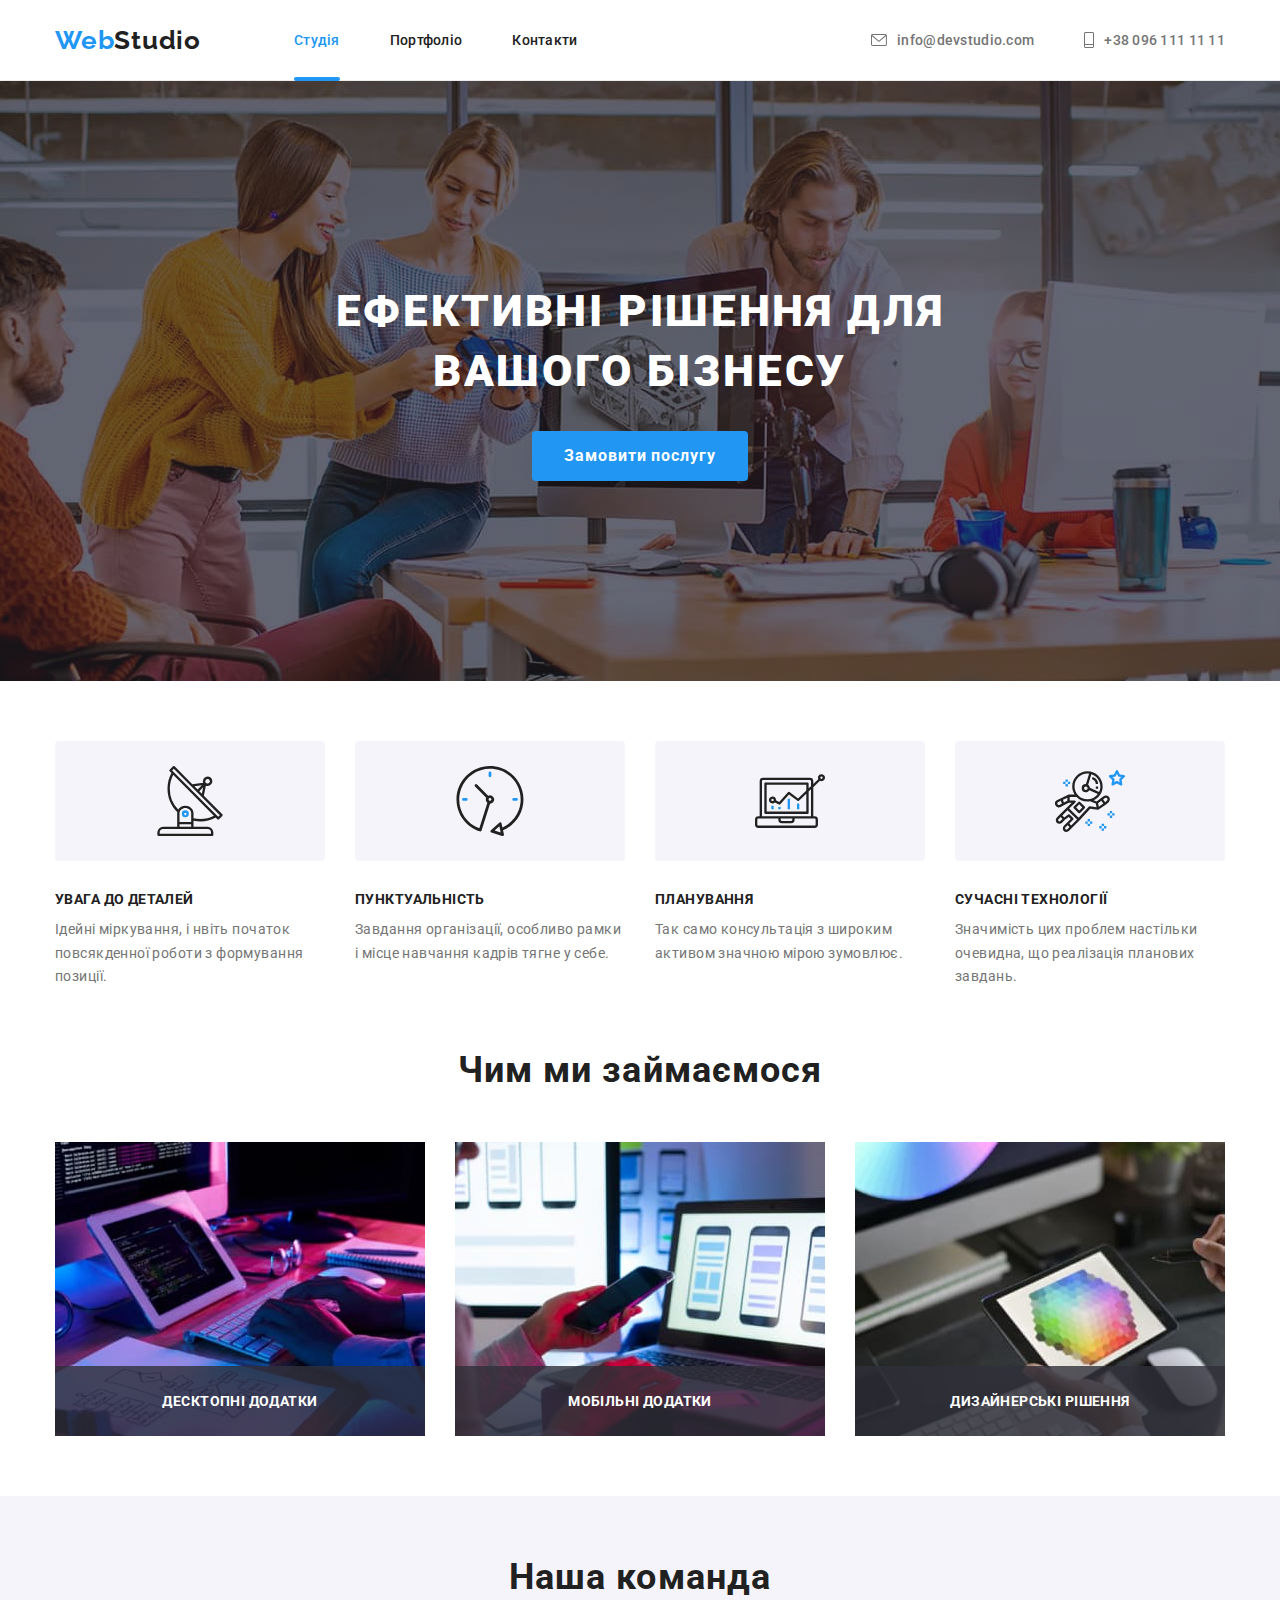
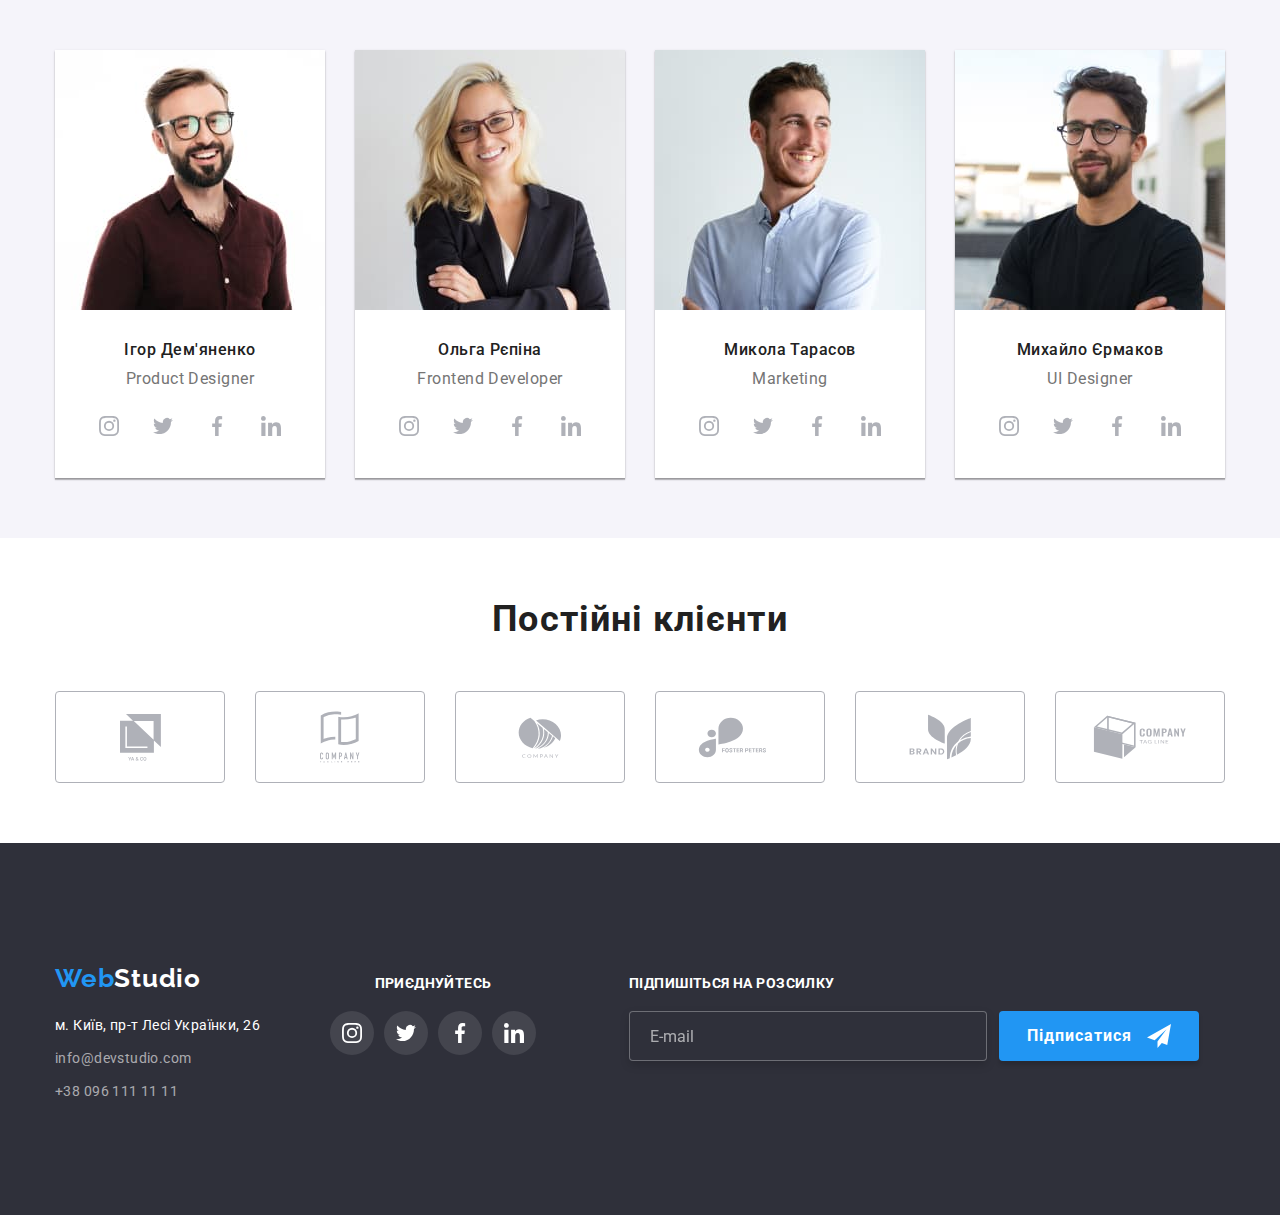
<file: index.html>
<!DOCTYPE html>
<html lang="uk">

<head>
	<meta charset="UTF-8" />
	<meta http-equiv="X-UA-Compatible" content="IE=edge" />
	<meta name="viewport" content="width=device-width, initial-scale=1.0" />
	<title>Web Studio</title>
	<!-- Styles -->
	<link rel="preconnect" href="https://fonts.googleapis.com" />
	<link rel="preconnect" href="https://fonts.gstatic.com" crossorigin />
	<link href="https://fonts.googleapis.com/css2?family=Raleway:wght@700&family=Roboto:wght@400;500;700;900&display=swap"
		rel="stylesheet" />
	<link rel="stylesheet" href="./css/main.min.css" />
</head>

<body>
	<header class="header">
		<div class="container all-nav">
			<nav class="main-nav">

				<a class="header__logo" href="/index.html">Web<span class="header__logo--black">Studio</span></a>

				<ul class="site-nav">
					<li class="site-nav__item">
						<a href="./index.html" class="site-nav__link current">Студія</a>
					</li>
					<li class="site-nav__item">
						<a href="./portfolio.html" class="site-nav__link">Портфоліо</a>
					</li>
					<li class="site-nav__item">
						<a href="#" class="site-nav__link">Контакти</a>
					</li>
				</ul>
			</nav>

			<ul class="site-info">
				<li class="site-info__item">
					<a href="mailto:info@devstudio.com" class="site-info__link">
						<svg class="site-info__icon" width="16" height="12">
							<use href="./images/symbol-defs.svg#icon-mail"></use>
						</svg>
						<span>info@devstudio.com</span></a>
				</li>
				<li class="icon-flex site-info__item">
					<a href="tel:+380961111111" class="site-info__link">
						<svg class="site-info__icon" width="10" height="16">
							<use href="./images/symbol-defs.svg#icon-mobile"></use>
						</svg><span>+38 096 111 11 11</span></a>
				</li>
			</ul>

			<button class="burger" type="button" aria-expanded="false" aria-controls="burger-menu" data-menu-button>
				<svg width="40" height="40" aria-label="Меню бургер">
					<use class="burger__icon" href="./images/symbol-defs.svg#icon-buger_40px"></use>
					<use class="burger__icon--cross" href="./images/symbol-defs.svg#icon-close_40px"></use>
				</svg>
			</button>

			<div class="burger__menu" id="burger-menu" data-menu>

				<ul class="burger-nav">
					<li class="burger__item">
						<a href="./index.html" class="burger__link current">Студія</a>
					</li>
					<li class="burger__item">
						<a href="./portfolio.html" class="burger__link">Портфоліо</a>
					</li>
					<li class="burger__item">
						<a href="#" class="burger__link">Контакти</a>
					</li>
				</ul>

				<ul class="burger-info">
					<li class="burger-info__item">
						<a href="tel:+380961111111" class="burger-info__tel">
							<span>+38 096 111 11 11</span></a>
					</li>
					<li class="burger-info__item">
						<a href="mailto:info@devstudio.com" class="burger-info__link">
							<span>info@devstudio.com</span></a>
					</li>
				</ul>

				<ul class="burger__social-list">
					<li class="burger__social-item"><a class="burger__social-link" href="https://www.instagram.com"
							target="_blank">Instagram</a></li>
					<li class="burger__social-item"><a class="burger__social-link" href="https://twitter.com"
							target="_blank">Twitter</a></li>
					<li class="burger__social-item"><a class="burger__social-link" href="https://www.facebook.com/"
							target="_blank">Facebook</a></li>
					<li class="burger__social-item"><a class="burger__social-link" href="https://www.linkedin.com/"
							target="_blank">LinkedIn</a></li>
				</ul>
			</div>

		</div>
	</header>

	<main>
		<!-- Hero -->
		<section class="hero">
			<div class="container">
				<h1 class="hero__title">Ефективні рішення для вашого бізнесу</h1>
				<button class="hero__button" type="button" data-modal-open>
					<span class="hero__button-text">Замовити послугу</span>
				</button>

				<div class="backdrop is-hidden" data-modal>
					<div class="modal">
						<p class="modal-title">Залиште свої дані, ми вам передзвонимо</p>

						<form class="modal-form">
							<label class="modal-label" for="name">Ім'я</label>
							<div class="modal-wrap">
								<input class="modal-input" type="text" name="name" id="name" required placeholder=" " />
								<svg class="modal-icon" width="18" height="18">
									<use href="./images/symbol-defs.svg#icon-person-black"></use>
								</svg>
							</div>

							<label class="modal-label" for="tel">Телефон</label>
							<div class="modal-wrap">
								<input class="modal-input" type="tel" name="tel" id="tel" required placeholder=" " />
								<svg class="modal-icon" width="18" height="18">
									<use href="./images/symbol-defs.svg#icon-phone-black"></use>
								</svg>
							</div>

							<label class="modal-label" for="mail">Пошта</label>
							<div class="modal-wrap">
								<input class="modal-input" type="email" name="mail" id="mail" required placeholder=" " />
								<svg class="modal-icon" width="18" height="18">
									<use href="./images/symbol-defs.svg#icon-email-black"></use>
								</svg>
							</div>

							<label class="modal-label" for="user-comment">Коментар</label>
							<textarea class="modal-textarea" name="user-comment" id="user-comment"
								placeholder="Введіть текст"></textarea>

							<input class="checkbox visually-hidden" type="checkbox" name="privacy" id="privacy" />
							<label class="check-text" for="privacy">
								<span class="check-frame"><svg class="check-icon" width="18" height="18">
										<use href="./images/symbol-defs.svg#icon-Vector"></use>
									</svg></span>
								<span> </span>Погоджуюся з розсилкою та приймаю
								<a class="check-link" href="#">Умови договору</a>
							</label>

							<button class="modal-submit" type="submit">Відправити</button>
						</form>

						<button class="modal-exit" data-modal-close>
							<svg class="" width="18" height="18">
								<use href="./images/symbol-defs.svg#icon-close-black"></use>
							</svg>
						</button>
					</div>
				</div>
			</div>
		</section>

		<!-- Benefits -->
		<section class="benefits">
			<div class="container">
				<h2 class="visually-hidden">Наші переваги</h2>
				<ul class="benefits__flex">
					<li class="benefits__post">
						<div class="benefits__card">
							<svg class="benefits__icon" width="70" height="70">
								<use href="./images/symbol-defs.svg#icon-antenna"></use>
							</svg>
						</div>
						<h3 class="benefits__title">Увага до деталей</h3>
						<p class="benefits__text">
							Ідейні міркування, і нвіть початок повсякденної роботи з
							формування позиції.
						</p>
					</li>
					<li class="benefits__post">
						<div class="benefits__card">
							<svg class="benefits__icon" width="70" height="70">
								<use href="./images/symbol-defs.svg#icon-clock"></use>
							</svg>
						</div>
						<h3 class="benefits__title">Пунктуальність</h3>
						<p class="benefits__text">
							Завдання організації, особливо рамки і місце навчання кадрів
							тягне у себе.
						</p>
					</li>
					<li class="benefits__post">
						<div class="benefits__card">
							<svg class="benefits__icon" width="70" height="70">
								<use href="./images/symbol-defs.svg#icon-diagram"></use>
							</svg>
						</div>
						<h3 class="benefits__title">Планування</h3>
						<p class="benefits__text">
							Так само консультація з широким активом значною мірою зумовлює.
						</p>
					</li>
					<li class="benefits__post">
						<div class="benefits__card">
							<svg class="benefits__icon" width="70" height="70">
								<use href="./images/symbol-defs.svg#icon-astronaut"></use>
							</svg>
						</div>
						<h3 class="benefits__title">Сучасні технології</h3>
						<p class="benefits__text">
							Значимість цих проблем настільки очевидна, що реалізація
							планових завдань.
						</p>
					</li>
				</ul>
			</div>
		</section>

		<!-- Job -->
		<section class="job">
			<div class="container">
				<h2 class="job__title">Чим ми займаємося</h2>
				<ul class="job__examples">
					<li class="job__photos">
						<img srcset="./images/main/img.jpg 1x, ./images/main/imgx2.jpg 2x" src="./images/main/img.jpg"
							alt="Людина друкує текст" />
						<h3 class="job__text">Десктопні додатки</h3>
					</li>
					<li class="job__photos">
						<img srcset="./images/main/img1.jpg 1x, ./images/main/img1x2.jpg 2x" src="./images/main/img1.jpg"
							width="370" height="294" alt="Людина працює за комп'ютером та телефоном" />
						<h3 class="job__text">Мобільні додатки</h3>
					</li>
					<li class="job__photos">
						<img srcset="./images/main/img2.jpg 1x, ./images/main/img2x2.jpg 2x" src="./images/main/img2.jpg"
							width="370" height="294" alt="Людина працює за планшетом" />
						<h3 class="job__text">Дизайнерські рішення</h3>
					</li>
				</ul>
			</div>
		</section>

		<!-- Team -->
		<section class="team">
			<div class="container">
				<h2 class="team__title">Наша команда</h2>
				<ul class="team__post">

					<li class="team__card">

						<picture>
							<source srcset="./images/main/crew1.jpg 1x, ./images/main/crew1-2x.jpg 2x" media="(min-width: 1200px)" />
							<source srcset="./images/main/crew1-tab.jpg 1x, ./images/main/crew1-tab-2x.jpg 2x"
								media="(min-width: 768px)" />
							<source srcset="./images/main/crew1-mob.jpg 1x, ./images/main/crew1-mob-2x.jpg 2x"
								media="(max-width: 767px)" />

							<img srcset="./images/main/crew1.jpg 1x, ./images/main/crew1-2x.jpg 2x" src="./images/main/crew1.jpg"
								alt="Перший член команди" class="team__photo" />
						</picture>

						<h3 class="team__name">Ігор Дем'яненко</h3>
						<p lang="en" class="team__text">Product Designer</p>

						<ul class="team__social-list">
							<li class="team__social-item">
								<a class="team__social-link" href="https://www.instagram.com" target="_blank"
									rel="noreferrer noopener no follow">
									<svg class="team__social-icon" width="20" height="20">
										<use href="./images/symbol-defs.svg#icon-instagram"></use>
									</svg></a>
							</li>
							<li class="team__social-item">
								<a class="team__social-link" href="https://twitter.com" target="_blank"
									rel="noreferrer noopener no follow">
									<svg class="team__social-icon" width="20" height="20">
										<use href="./images/symbol-defs.svg#icon-twitter"></use>
									</svg></a>
							</li>
							<li class="team__social-item">
								<a class="team__social-link" href="https://www.facebook.com/" target="_blank"
									rel="noreferrer noopener no follow">
									<svg class="team__social-icon" width="20" height="20">
										<use href="./images/symbol-defs.svg#icon-facebook"></use>
									</svg></a>
							</li>
							<li class="team__social-item">
								<a class="team__social-link" href="https://www.linkedin.com/" target="_blank"
									rel="noreferrer noopener no follow">
									<svg class="team__social-icon" width="20" height="20">
										<use href="./images/symbol-defs.svg#icon-linkedin"></use>
									</svg></a>
							</li>
						</ul>
					</li>

					<li class="team__card">

						<picture>
							<source srcset="./images/main/crew2.jpg 1x, ./images/main/crew2-2x.jpg 2x" media="(min-width: 1200px)" />
							<source srcset="./images/main/crew2-tab.jpg 1x, ./images/main/crew2-tab-2x.jpg 2x"
								media="(min-width: 768px)" />
							<source srcset="./images/main/crew2-mob.jpg 1x, ./images/main/crew2-mob-2x.jpg 2x"
								media="(max-width: 767px)" />

							<img srcset="./images/main/crew2.jpg 1x, ./images/main/crew2-2x.jpg 2x" src="./images/main/crew1.jpg"
								alt="лругий член команди" class="team__photo" />
						</picture>

						<h3 class="team__name">Ольга Рєпіна</h3>
						<p lang="en" class="team__text">Frontend Developer</p>

						<ul class="team__social-list list">
							<li class="team__social-item">
								<a class="team__social-link" href="https://www.instagram.com" target="_blank"
									rel="noreferrer noopener no follow">
									<svg class="team__social-icon" width="20" height="20">
										<use href="./images/symbol-defs.svg#icon-instagram"></use>
									</svg></a>
							</li>
							<li class="team__social-item">
								<a class="team__social-link" href="https://twitter.com" target="_blank"
									rel="noreferrer noopener no follow">
									<svg class="team__social-icon" width="20" height="20">
										<use href="./images/symbol-defs.svg#icon-twitter"></use>
									</svg></a>
							</li>
							<li class="team__social-item">
								<a class="team__social-link" href="https://www.facebook.com/" target="_blank"
									rel="noreferrer noopener no follow">
									<svg class="team__social-icon" width="20" height="20">
										<use href="./images/symbol-defs.svg#icon-facebook"></use>
									</svg></a>
							</li>
							<li class="team__social-item">
								<a class="team__social-link" href="https://www.linkedin.com/" target="_blank"
									rel="noreferrer noopener no follow">
									<svg class="team__social-icon" width="20" height="20">
										<use href="./images/symbol-defs.svg#icon-linkedin"></use>
									</svg></a>
							</li>
						</ul>
					</li>

					<li class="team__card">

						<picture>
							<source srcset="./images/main/crew3.jpg 1x, ./images/main/crew3-2x.jpg 2x" media="(min-width: 1200px)" />
							<source srcset="./images/main/crew3-tab.jpg 1x, ./images/main/crew3-tab-2x.jpg 2x"
								media="(min-width: 768px)" />
							<source srcset="./images/main/crew3-mob.jpg 1x, ./images/main/crew3-mob-2x.jpg 2x"
								media="(max-width: 767px)" />

							<img srcset="./images/main/crew3.jpg 1x, ./images/main/crew3-2x.jpg 2x" src="./images/main/crew3.jpg"
								alt="Третій член команди" class="team__photo" />
						</picture>

						<h3 class="team__name">Микола Тарасов</h3>
						<p lang="en" class="team__text">Marketing</p>

						<ul class="team__social-list list">
							<li class="team__social-item">
								<a class="team__social-link" href="https://www.instagram.com" target="_blank"
									rel="noreferrer noopener no follow">
									<svg class="team__social-icon" width="20" height="20">
										<use href="./images/symbol-defs.svg#icon-instagram"></use>
									</svg></a>
							</li>
							<li class="team__social-item">
								<a class="team__social-link" href="https://twitter.com" target="_blank"
									rel="noreferrer noopener no follow">
									<svg class="team__social-icon" width="20" height="20">
										<use href="./images/symbol-defs.svg#icon-twitter"></use>
									</svg></a>
							</li>
							<li class="team__social-item">
								<a class="team__social-link" href="https://www.facebook.com/" target="_blank"
									rel="noreferrer noopener no follow">
									<svg class="team__social-icon" width="20" height="20">
										<use href="./images/symbol-defs.svg#icon-facebook"></use>
									</svg></a>
							</li>
							<li class="team__social-item">
								<a class="team__social-link" href="https://www.linkedin.com/" target="_blank"
									rel="noreferrer noopener no follow">
									<svg class="team__social-icon" width="20" height="20">
										<use href="./images/symbol-defs.svg#icon-linkedin"></use>
									</svg></a>
							</li>
						</ul>
					</li>

					<li class="team__card">

						<picture>
							<source srcset="./images/main/crew4-mob.jpg 1x, ./images/main/crew4-mob-2x.jpg 2x"
								media="(max-width: 767px)" />
							<source srcset="./images/main/crew4-tab.jpg 1x, ./images/main/crew4-tab-2x.jpg 2x"
								media="(max-width: 1199px)" />
							<source srcset="./images/main/crew4.jpg 1x, ./images/main/crew4-2x.jpg 2x" media="(min-width: 1200px)" />

							<img srcset="./images/main/crew4.jpg 1x, ./images/main/crew4-2x.jpg 2x" src="./images/main/crew1.jpg"
								alt="Четвертий член команди" class="team__photo" />
						</picture>

						<h3 class="team__name">Михайло Єрмаков</h3>
						<p class="team__text" lang="en">UI Designer</p>

						<ul class="team__social-list list">
							<li class="team__social-item">
								<a class="team__social-link" href="https://www.instagram.com" target="_blank"
									rel="noreferrer noopener no follow">
									<svg class="team__social-icon" width="20" height="20">
										<use href="./images/symbol-defs.svg#icon-instagram"></use>
									</svg></a>
							</li>
							<li class="team__social-item">
								<a class="team__social-link" href="https://twitter.com" target="_blank"
									rel="noreferrer noopener no follow">
									<svg class="team__social-icon" width="20" height="20">
										<use href="./images/symbol-defs.svg#icon-twitter"></use>
									</svg></a>
							</li>
							<li class="team__social-item">
								<a class="team__social-link" href="https://www.facebook.com/" target="_blank"
									rel="noreferrer noopener no follow">
									<svg class="team__social-icon" width="20" height="20">
										<use href="./images/symbol-defs.svg#icon-facebook"></use>
									</svg></a>
							</li>
							<li class="team__social-item">
								<a class="team__social-link" href="https://www.linkedin.com/" target="_blank"
									rel="noreferrer noopener no follow">
									<svg class="team__social-icon" width="20" height="20">
										<use href="./images/symbol-defs.svg#icon-linkedin"></use>
									</svg></a>
							</li>
						</ul>
					</li>
				</ul>
			</div>
		</section>

		<!-- Clients -->
		<section class="clients">
			<div class="container">
				<h2 class="clients__title">Постійні клієнти</h2>
				<ul class="clients__list">
					<li class="clients__card">
						<a class="clients__link" href="#" target="_blank" rel="noreferrer noopener no follow"><svg
								class="clients__icon" width="41" height="47">
								<use href="./images/symbol-defs.svg#icon-company1"></use>
							</svg></a>
					</li>
					<li class="clients__card">
						<a class="clients__link" href="#" target="_blank" rel="noreferrer noopener no follow"><svg
								class="clients__icon" width="40" height="52">
								<use href="./images/symbol-defs.svg#icon-company2"></use>
							</svg></a>
					</li>
					<li class="clients__card">
						<a class="clients__link" href="#" target="_blank" rel="noreferrer noopener no follow"><svg
								class="clients__icon" width="43.5" height="41">
								<use href="./images/symbol-defs.svg#icon-company3"></use>
							</svg></a>
					</li>
					<li class="clients__card">
						<a class="clients__link" href="#" target="_blank" rel="noreferrer noopener no follow"><svg
								class="clients__icon" width="85" height="41">
								<use href="./images/symbol-defs.svg#icon-company4"></use>
							</svg></a>
					</li>
					<li class="clients__card">
						<a class="clients__link" href="#" target="_blank" rel="noreferrer noopener no follow"><svg
								class="clients__icon" width="63" height="46">
								<use href="./images/symbol-defs.svg#icon-company5"></use>
							</svg></a>
					</li>
					<li class="clients__card">
						<a class="clients__link" href="#" target="_blank" rel="noreferrer noopener no follow"><svg
								class="clients__icon" width="94" height="44">
								<use href="./images/symbol-defs.svg#icon-company6"></use>
							</svg></a>
					</li>
				</ul>
			</div>
		</section>
	</main>

	<footer class="footer">
		<div class="container footer-flex">
			<section class="footer__contact">
				<h2 class="visually-hidden">Контактна інформація</h2>
				<a class="footer__logo" href="/index.html">Web<span class="footer__logo--white">Studio</span></a>
				<address>
					<ul class="footer__info list">
						<li class="footer__item">
							<a href="https://goo.gl/maps/GjXXHX25SYBVm16u9" target="_blank" rel="noreferrer noopener no follow"
								class="footer__address">м. Київ, пр-т Лесі Українки, 26</a>
						</li>
						<li class="footer__item">
							<a class="footer__link" href="mailto:info@devstudio.com">info@devstudio.com</a>
						</li>
						<li class="footer__item">
							<a class="footer__link" href="tel:+380961111111">+38 096 111 11 11</a>
						</li>
					</ul>
				</address>
			</section>

			<section class="footer__social">
				<h2 class="footer__title">приєднуйтесь</h2>
				<ul class="footer__social-list">
					<li class="footer__social-item">
						<a class="footer__social-link" href="https://www.instagram.com" target="_blank"
							rel="noreferrer noopener no follow">
							<svg class="footer__social-icon" width="20" height="20">
								<use href="./images/symbol-defs.svg#icon-instagram"></use>
							</svg></a>
					</li>
					<li class="footer__social-item">
						<a class="footer__social-link" href="https://twitter.com" target="_blank"
							rel="noreferrer noopener no follow">
							<svg class="footer__social-icon" width="20" height="20">
								<use href="./images/symbol-defs.svg#icon-twitter"></use>
							</svg></a>
					</li>
					<li class="footer__social-item">
						<a class="footer__social-link" href="https://www.facebook.com/" target="_blank"
							rel="noreferrer noopener no follow">
							<svg class="footer__social-icon" width="20" height="20">
								<use href="./images/symbol-defs.svg#icon-facebook"></use>
							</svg></a>
					</li>
					<li class="footer__social-item">
						<a class="footer__social-link" href="https://www.linkedin.com/" target="_blank"
							rel="noreferrer noopener no follow">
							<svg class="footer__social-icon" width="20" height="20">
								<use href="./images/symbol-defs.svg#icon-linkedin"></use>
							</svg></a>
					</li>
				</ul>
			</section>

			<section class="subscription">
				<h2 class="subscription__title">Підпишіться на розсилку</h2>
				<form class="subscription__flex">
					<label class="visually-hidden" for="email">Підпишіться на розсилку</label>
					<input class="subscription__input" type="email" name="email" id="email" placeholder="E-mail" />
					<button class="subscription__button" type="submit">
						<span>Підписатися</span>
						<svg class="subscription__icon" width="24" height="24">
							<use href="./images/symbol-defs.svg#icon-icon-send"></use>
						</svg>
					</button>
				</form>
			</section>
		</div>
	</footer>

	<script src="./js/burger.js"></script>
	<script src="./js/modal.js"></script>
</body>

</html>
</file>
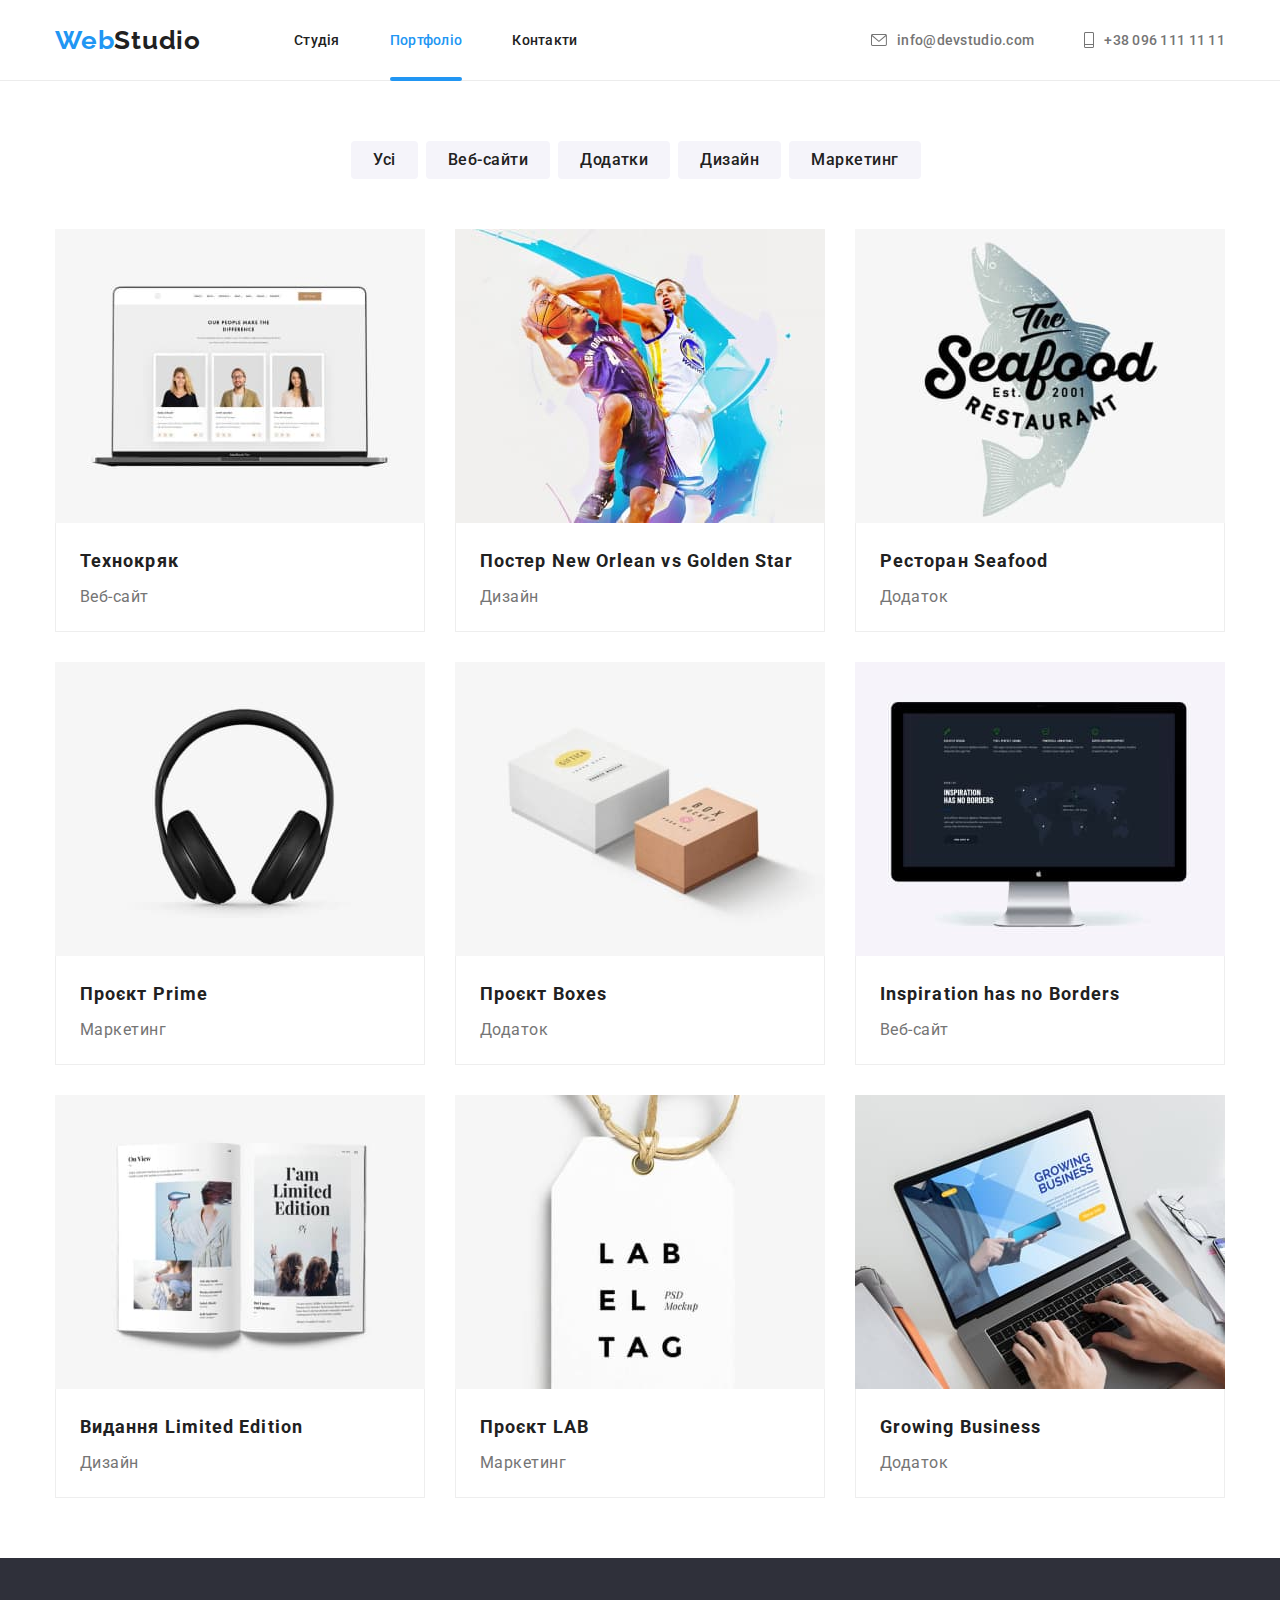
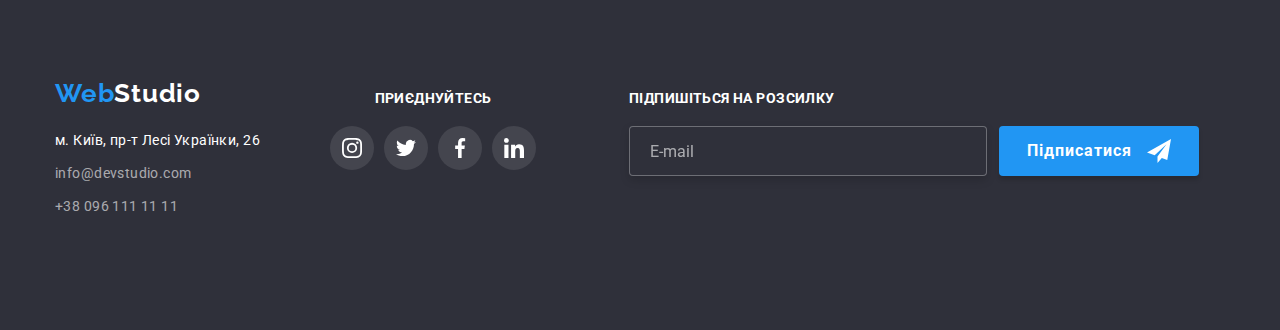
<file: portfolio.html>
<!DOCTYPE html>
<html lang="uk">

<head>
	<meta charset="UTF-8" />
	<meta http-equiv="X-UA-Compatible" content="IE=edge" />
	<meta name="viewport" content="width=device-width, initial-scale=1.0" />
	<title>Web Studio</title>
	<!-- Styles -->
	<link rel="preconnect" href="https://fonts.googleapis.com" />
	<link rel="preconnect" href="https://fonts.gstatic.com" crossorigin />
	<link href="https://fonts.googleapis.com/css2?family=Raleway:wght@700&family=Roboto:wght@400;500;700;900&display=swap"
		rel="stylesheet" />
	<link rel="stylesheet" href="./css/main.min.css" />
</head>

<body>
	<!-- Head -->
	<header class="header">
		<div class="container all-nav">
			<nav class="main-nav">

				<a class="header__logo" href="/index.html">Web<span class="header__logo--black">Studio</span></a>

				<ul class="site-nav">
					<li class="site-nav__item">
						<a href="./index.html" class="site-nav__link">Студія</a>
					</li>
					<li class="site-nav__item">
						<a href="./portfolio.html" class="site-nav__link current ">Портфоліо</a>
					</li>
					<li class="site-nav__item">
						<a href="#" class="site-nav__link">Контакти</a>
					</li>
				</ul>
			</nav>

			<ul class="site-info">
				<li class="site-info__item">
					<a href="mailto:info@devstudio.com" class="site-info__link">
						<svg class="site-info__icon" width="16" height="12">
							<use href="./images/symbol-defs.svg#icon-mail"></use>
						</svg>
						<span>info@devstudio.com</span></a>
				</li>
				<li class="icon-flex site-info__item">
					<a href="tel:+380961111111" class="site-info__link">
						<svg class="site-info__icon" width="10" height="16">
							<use href="./images/symbol-defs.svg#icon-mobile"></use>
						</svg><span>+38 096 111 11 11</span></a>
				</li>
			</ul>

			<button class="burger" type="button" aria-expanded="false" aria-controls="burger-menu" data-menu-button>
				<svg width="40" height="40" aria-label="Меню бургер">
					<use class="burger__icon" href="./images/symbol-defs.svg#icon-buger_40px"></use>
					<use class="burger__icon--cross" href="./images/symbol-defs.svg#icon-close_40px"></use>
				</svg>
			</button>

			<div class="burger__menu" id="burger-menu" data-menu>

				<ul class="burger-nav">
					<li class="burger__item">
						<a href="./index.html" class="burger__link current">Студія</a>
					</li>
					<li class="burger__item">
						<a href="./portfolio.html" class="burger__link">Портфоліо</a>
					</li>
					<li class="burger__item">
						<a href="#" class="burger__link">Контакти</a>
					</li>
				</ul>

				<ul class="burger-info">
					<li class="burger-info__item">
						<a href="tel:+380961111111" class="burger-info__tel">
							<span>+38 096 111 11 11</span></a>
					</li>
					<li class="burger-info__item">
						<a href="mailto:info@devstudio.com" class="burger-info__link">
							<span>info@devstudio.com</span></a>
					</li>
				</ul>

				<ul class="burger__social-list">
					<li class="burger__social-item"><a class="burger__social-link" href="https://www.instagram.com"
							target="_blank">Instagram</a></li>
					<li class="burger__social-item"><a class="burger__social-link" href="https://twitter.com"
							target="_blank">Twitter</a></li>
					<li class="burger__social-item"><a class="burger__social-link" href="https://www.facebook.com/"
							target="_blank">Facebook</a></li>
					<li class="burger__social-item"><a class="burger__social-link" href="https://www.linkedin.com/"
							target="_blank">LinkedIn</a></li>
				</ul>
			</div>

		</div>
	</header>

	<!-- Main -->
	<main>
		<!-- Filters -->
		<section class="filters">
			<div class="container">
				<h1 class="visually-hidden">Фільтри</h1>
				<ul class="filters__list">
					<li>
						<button type="button" class="filter__button">Усі</button>
					</li>
					<li>
						<button type="button" class="filter__button">Веб-сайти</button>
					</li>
					<li>
						<button type="button" class="filter__button">
							Додатки
						</button>
					</li>
					<li>
						<button type="button" class="filter__button">Дизайн</button>
					</li>
					<li>
						<button type="button" class="filter__button">
							Маркетинг
						</button>
					</li>
				</ul>

				<!-- Projects -->
				<ul class="project">
					<li class="project__card">
						<a class="project__link" href="#">
							<div class="project__image">
								<img src="images/portfolio/img.jpg" width="370" height="294"
									alt="Веб-сайт на якій зображенно команду" />
								<p class="project__card--transform">
									Ресурс пропонує комплексні пропозиції з різним рівнем
									функціоналу та сервісів. Все це дозволить відвідувачу
									отримати вичерпні відомості про компанію чи приватну особу.
								</p>
							</div>
							<div class="project__border">
								<h2 class="portfolio__title">Технокряк</h2>
								<p class="projects__text">Веб-сайт</p>
							</div>
						</a>
					</li>

					<li class="project__card">
						<a class="project__link" href="#">
							<div class="project__image">
								<img src="images/portfolio/img1.jpg" width="370" height="294" alt="Два баскетболіста"
									class="project__image" />
								<p class="project__card--transform">
									Ресурс пропонує комплексні пропозиції з різним рівнем
									функціоналу та сервісів. Все це дозволить відвідувачу
									отримати вичерпні відомості про компанію чи приватну особу.
								</p>
							</div>
							<div class="project__border">
								<h2 class="portfolio__title">
									Постер New Orlean vs Golden Star
								</h2>
								<p class="projects__text">Дизайн</p>
							</div>
						</a>
					</li>

					<li class="project__card">
						<a class="project__link" href="#">
							<div class="project__image">
								<img src="images/portfolio/img2.jpg" width="370" height="294" alt="Лого ресторану"
									class="project__image" />
								<p class="project__card--transform">
									Ресурс пропонує комплексні пропозиції з різним рівнем
									функціоналу та сервісів. Все це дозволить відвідувачу
									отримати вичерпні відомості про компанію чи приватну особу.
								</p>
							</div>
							<div class="project__border">
								<h2 class="portfolio__title">Ресторан Seafood</h2>
								<p class="projects__text">Додаток</p>
							</div>
						</a>
					</li>

					<li class="project__card">
						<a class="project__link" href="#">
							<div class="project__image">
								<img src="images/portfolio/img3.jpg" width="370" height="294" alt="Наушники" class="project-image" />
								<p class="project__card--transform">
									Ресурс пропонує комплексні пропозиції з різним рівнем
									функціоналу та сервісів. Все це дозволить відвідувачу
									отримати вичерпні відомості про компанію чи приватну особу.
								</p>
							</div>
							<div class="project__border">
								<h2 class="portfolio__title">Проєкт Prime</h2>
								<p class="projects__text">Маркетинг</p>
							</div>
						</a>
					</li>

					<li class="project__card">
						<a class="project__link" href="#">
							<div class="project__image">
								<img src="images/portfolio/img4.jpg" width="370" height="294" alt="Дві коробочки"
									class="project__image" />
								<p class="project__card--transform">
									Ресурс пропонує комплексні пропозиції з різним рівнем
									функціоналу та сервісів. Все це дозволить відвідувачу
									отримати вичерпні відомості про компанію чи приватну особу.
								</p>
							</div>
							<div class="project__border">
								<h2 class="portfolio__title">Проєкт Boxes</h2>
								<p class="projects__text">Додаток</p>
							</div>
						</a>
					</li>

					<li class="project__card">
						<a class="project__link" href="#">
							<div class="project__image">
								<img src="images/portfolio/img5.jpg" width="370" height="294" alt="Монітор комп'ютера"
									class="project__image" />
								<p class="project__card--transform">
									Ресурс пропонує комплексні пропозиції з різним рівнем
									функціоналу та сервісів. Все це дозволить відвідувачу
									отримати вичерпні відомості про компанію чи приватну особу.
								</p>
							</div>
							<div class="project__border">
								<h2 class="portfolio__title">Inspiration has no Borders</h2>
								<p class="projects__text">Веб-сайт</p>
							</div>
						</a>
					</li>

					<li class="project__card">
						<a class="project__link" href="#">
							<div class="project__image">
								<img src="images/portfolio/img6.jpg" width="370" height="294" alt="Книга" class="project__image" />
								<p class="project__card--transform">
									Ресурс пропонує комплексні пропозиції з різним рівнем
									функціоналу та сервісів. Все це дозволить відвідувачу
									отримати вичерпні відомості про компанію чи приватну особу.
								</p>
							</div>
							<div class="project__border">
								<h2 class="portfolio__title">Видання Limited Edition</h2>
								<p class="projects__text">Дизайн</p>
							</div>
						</a>
					</li>

					<li class="project__card">
						<a class="project__link" href="#">
							<div class="project__image">
								<img src="images/portfolio/img7.jpg" width="370" height="294" alt="Етикетка бренду"
									class="project__image" />
								<p class="project__card--transform">
									Ресурс пропонує комплексні пропозиції з різним рівнем
									функціоналу та сервісів. Все це дозволить відвідувачу
									отримати вичерпні відомості про компанію чи приватну особу.
								</p>
							</div>
							<div class="project__border">
								<h2 class="portfolio__title">Проєкт LAB</h2>
								<p class="projects__text">Маркетинг</p>
							</div>
						</a>
					</li>

					<li class="project__card">
						<a class="project__link" href="#">
							<div class="project__image">
								<img src="images/portfolio/img8.jpg" width="370" height="294" alt="Чоловік працює за ноутбуком"
									class="project__image" />
								<p class="project__card--transform">
									Ресурс пропонує комплексні пропозиції з різним рівнем
									функціоналу та сервісів. Все це дозволить відвідувачу
									отримати вичерпні відомості про компанію чи приватну особу.
								</p>
							</div>
							<div class="project__border">
								<h2 class="portfolio__title">Growing Business</h2>
								<p class="projects__text">Додаток</p>
							</div>
						</a>
					</li>
				</ul>
			</div>
		</section>
	</main>

	<!-- Footer -->
	<footer class="footer">
		<div class="container footer-flex">
			<section class="footer__contact">
				<h2 class="visually-hidden">Контактна інформація</h2>
				<a class="footer__logo" href="/index.html">Web<span class="footer__logo--white">Studio</span></a>
				<address>
					<ul class="footer__info list">
						<li class="footer__item">
							<a href="https://goo.gl/maps/GjXXHX25SYBVm16u9" target="_blank" rel="noreferrer noopener no follow"
								class="footer__address">м. Київ, пр-т Лесі Українки, 26</a>
						</li>
						<li class="footer__item">
							<a class="footer__link" href="mailto:info@devstudio.com">info@devstudio.com</a>
						</li>
						<li class="footer__item">
							<a class="footer__link" href="tel:+380961111111">+38 096 111 11 11</a>
						</li>
					</ul>
				</address>
			</section>

			<section class="footer__social">
				<h2 class="footer__title">приєднуйтесь</h2>
				<ul class="footer__social-list">
					<li class="footer__social-item">
						<a class="footer__social-link" href="https://www.instagram.com" target="_blank"
							rel="noreferrer noopener no follow">
							<svg class="footer__social-icon" width="20" height="20">
								<use href="./images/symbol-defs.svg#icon-instagram"></use>
							</svg></a>
					</li>
					<li class="footer__social-item">
						<a class="footer__social-link" href="https://twitter.com" target="_blank"
							rel="noreferrer noopener no follow">
							<svg class="footer__social-icon" width="20" height="20">
								<use href="./images/symbol-defs.svg#icon-twitter"></use>
							</svg></a>
					</li>
					<li class="footer__social-item">
						<a class="footer__social-link" href="https://www.facebook.com/" target="_blank"
							rel="noreferrer noopener no follow">
							<svg class="footer__social-icon" width="20" height="20">
								<use href="./images/symbol-defs.svg#icon-facebook"></use>
							</svg></a>
					</li>
					<li class="footer__social-item">
						<a class="footer__social-link" href="https://www.linkedin.com/" target="_blank"
							rel="noreferrer noopener no follow">
							<svg class="footer__social-icon" width="20" height="20">
								<use href="./images/symbol-defs.svg#icon-linkedin"></use>
							</svg></a>
					</li>
				</ul>
			</section>

			<section class="subscription">
				<h2 class="subscription__title">Підпишіться на розсилку</h2>
				<form class="subscription__flex">
					<label class="visually-hidden" for="email">Підпишіться на розсилку</label>
					<input class="subscription__input" type="email" name="email" id="email" placeholder="E-mail" />
					<button class="subscription__button" type="submit">
						<span>Підписатися</span>
						<svg class="subscription__icon" width="24" height="24">
							<use href="./images/symbol-defs.svg#icon-icon-send"></use>
						</svg>
					</button>
				</form>
			</section>
		</div>
	</footer>

	<script src="./js/burger.js"></script>
	<script src="./js/modal.js"></script>
</body>

</html>
</file>
<file: css/main.min.css>
/*! modern-normalize v1.1.0 | MIT License | https://github.com/sindresorhus/modern-normalize */*,::before,::after{box-sizing:border-box}html{line-height:1.15;-webkit-text-size-adjust:100%;-moz-tab-size:4;-o-tab-size:4;tab-size:4}body{margin:0;font-family:system-ui,"Segoe UI",Roboto,Helvetica,Arial,sans-serif,"Apple Color Emoji","Segoe UI Emoji"}hr{height:0;color:inherit}abbr[title]{-webkit-text-decoration:underline dotted;text-decoration:underline dotted}b,strong{font-weight:bolder}code,kbd,samp,pre{font-family:ui-monospace,SFMono-Regular,Consolas,"Liberation Mono",Menlo,monospace;font-size:1em}small{font-size:80%}sub,sup{font-size:75%;line-height:0;position:relative;vertical-align:baseline}sub{bottom:-0.25em}sup{top:-0.5em}table{text-indent:0;border-color:inherit}button,input,optgroup,select,textarea{font-family:inherit;font-size:100%;line-height:1.15;margin:0}button,select{text-transform:none}button,[type=button],[type=reset],[type=submit]{-webkit-appearance:button}::-moz-focus-inner{border-style:none;padding:0}:-moz-focusring{outline:1px dotted ButtonText}:-moz-ui-invalid{box-shadow:none}legend{padding:0}progress{vertical-align:baseline}::-webkit-inner-spin-button,::-webkit-outer-spin-button{height:auto}[type=search]{-webkit-appearance:textfield;outline-offset:-2px}::-webkit-search-decoration{-webkit-appearance:none}::-webkit-file-upload-button{-webkit-appearance:button;font:inherit}summary{display:list-item}h1,h2,h3,h4,h5,h6,ul,p{margin:0;padding-left:0}img{display:block;max-width:100%;height:auto}a{text-decoration:none}.visually-hidden{position:absolute;white-space:nowrap;width:1px;height:1px;overflow:hidden;border:0;padding:0;clip:rect(0 0 0 0);-webkit-clip-path:inset(50%);clip-path:inset(50%);margin:-1px}.footer__social-list,.footer__info,.project,.filters__list,.clients__list,.team__social-list,.team__post,.job__examples,.benefits__flex,.burger__social-item,.burger-info__item,.burger__item,.site-info,.site-nav{list-style:none;padding:0}.footer-flex,.filters,.clients,.team,.job,.benefits,.hero{padding:60px 0}.clients__title,.team__title{font-size:28px;line-height:1.18;letter-spacing:.03em;text-align:center;margin-bottom:30px}body{font-family:Roboto,sans-serif;background-color:#fff;color:#212121}body.modal-open{overflow:hidden}.container{width:100%;padding-left:15px;padding-right:15px;margin-left:auto;margin-right:auto}@media screen and (min-width: 480px){.container{width:480px}}@media screen and (min-width: 768px){.container{width:768px}}@media screen and (min-width: 1200px){.container{width:1200px}}.header{position:relative;border-bottom:1px solid #ececec}.all-nav{display:flex;align-items:center;justify-content:space-between}.main-nav{display:flex;align-items:center;justify-content:space-between}.site-nav{display:flex;align-items:center;justify-content:center;margin-left:93px}.site-nav__item{margin-left:50px}.site-nav__item:first-child{margin-left:0}.site-nav__item .current{color:#2196f3}@media screen and (max-width: 767px){.site-nav{display:none}}.site-nav__link{position:relative;padding:32px 0;display:block;font-weight:500;font-size:14px;line-height:1.1428571429;letter-spacing:.02em;color:#212121;transition-property:color;transition-duration:250ms;transition-timing-function:cubic-bezier(0.4, 0, 0.2, 1)}.site-nav__link:hover:after{content:"";position:absolute;bottom:-1px;left:0;width:100%;height:4px;background-color:#2196f3;border-radius:2px;transition-duration:250ms;transition-timing-function:cubic-bezier(0.4, 0, 0.2, 1)}.site-nav__link:hover,.site-nav__link:focus{color:#2196f3}.site-nav__link.current:after{position:absolute;bottom:-1px;left:0;color:#2196f3;content:"";width:100%;height:4px;background-color:#2196f3;border-radius:2px}.site-info{display:flex}.site-info__icon{margin-right:10px}@media screen and (min-width: 1200px){.site-info__item{margin-left:50px}.site-info__item:first-child{margin-left:0}}@media screen and (max-width: 767px){.site-info{display:none}}@media screen and (min-width: 768px)and (max-width: 1199px){.site-info{height:40px;flex-direction:column;align-items:flex-start;justify-content:space-between}}.site-info__link{display:flex;align-items:center;justify-content:center;height:16px;font-weight:500;font-size:14px;line-height:1.1428571429;letter-spacing:.02em;color:#757575;fill:#757575;transition-property:color,fill;transition-duration:250ms;transition-timing-function:cubic-bezier(0.4, 0, 0.2, 1)}.site-info__link:hover,.site-info__link:focus{color:#2196f3;fill:#2196f3}.burger{display:flex;margin:0;padding:0;background-color:rgba(0,0,0,0);border:none}@media screen and (min-width: 768px){.burger{display:none}}.burger__icon--cross{display:none}.burger.is-open .burger__icon--cross{display:block}.burger.is-open .burger__icon{display:none}.burger__menu{display:none}@media screen and (max-width: 767px){.burger__menu{position:absolute;top:100%;left:0;width:100%;padding:7px 40px;background-color:#fff;height:746px}.burger__menu.is-open{position:absolute;display:block}}.burger__item{margin-bottom:32px}.burger__item:last-child{margin-bottom:302px}.burger__link{font-weight:500;font-size:40px;line-height:1.17;letter-spacing:.02em;color:#212121}.burger__link.current{color:#2196f3}.burger-info__item{margin-bottom:32px}.burger-info__item:last-child{margin-bottom:64px}.burger-info__tel{font-weight:500;font-size:34px;line-height:1.17;letter-spacing:.02em;color:#2196f3}.burger-info__link{font-weight:500;font-size:24px;line-height:1.16;letter-spacing:.02em;color:#757575}.burger__social-list{display:flex}.burger__social-item{padding:0 7px}.burger__social-item::after{content:"";height:22px;border:1px solid rgba(33,33,33,.2);width:1px;margin-left:10px}.burger__social-link{font-weight:500;font-size:18px;line-height:1.22;letter-spacing:.02em;color:#2196f3}.footer__logo,.header__logo{font-family:"Raleway";font-weight:700;font-size:26px;line-height:1.1923076923;letter-spacing:.03em;color:#2196f3}.header__logo--black{color:#212121}.footer__logo--white{color:#fff}.hero{background-color:var(--secondary-bg-color);background-image:linear-gradient(to right, rgba(47, 48, 58, 0.4), rgba(47, 48, 58, 0.4)),url("../images/background.jpg");padding:200px 0;margin:auto;background-position:center;background-size:cover;max-width:1600px;height:600px}@media(min-device-pixel-ratio: 2),(-webkit-min-device-pixel-ratio: 2),(min-resolution: 192dpi),(min-resolution: 2dppx){.hero{background-image:linear-gradient(to right, rgba(47, 48, 58, 0.4), rgba(47, 48, 58, 0.4)),url(../images/background-2x.jpg)}}@media screen and (min-width: 768px)and (max-width: 1199px){.hero{background-image:linear-gradient(to right, rgba(47, 48, 58, 0.4), rgba(47, 48, 58, 0.4)),url(../images/background-tab.jpg)}}@media screen and (min-width: 768px)and (max-width: 1199px)and (min-device-pixel-ratio: 2),screen and (min-width: 768px)and (max-width: 1199px)and (-webkit-min-device-pixel-ratio: 2),screen and (min-width: 768px)and (max-width: 1199px)and (min-resolution: 192dpi),screen and (min-width: 768px)and (max-width: 1199px)and (min-resolution: 2dppx){.hero{background-image:linear-gradient(to right, rgba(47, 48, 58, 0.4), rgba(47, 48, 58, 0.4)),url(../images/background-tab-2x.jpg)}}@media screen and (max-width: 767px){.hero{background-image:linear-gradient(to right, rgba(47, 48, 58, 0.4), rgba(47, 48, 58, 0.4)),url(../images/background-mob.jpg)}}@media screen and (max-width: 767px)and (min-device-pixel-ratio: 2),screen and (max-width: 767px)and (-webkit-min-device-pixel-ratio: 2),screen and (max-width: 767px)and (min-resolution: 192dpi),screen and (max-width: 767px)and (min-resolution: 2dppx){.hero{background-image:linear-gradient(to right, rgba(47, 48, 58, 0.4), rgba(47, 48, 58, 0.4)),url(../images/background-mob-2x.jpg)}}@media screen and (max-width: 1199px){.hero{padding:118px 0;height:400px}}.hero__title{text-align:center;margin:0 auto;margin-bottom:30px;text-transform:uppercase;color:#fff;max-width:360px;font-weight:900;font-size:26px;line-height:1.6153846154;letter-spacing:.06em}@media screen and (min-width: 1200px){.hero__title{max-width:696px;font-weight:900;font-size:44px;line-height:1.3636363636;letter-spacing:.06em}}.hero__button{display:block;margin:0 auto;border-radius:4px;min-width:216px;border:rgba(0,0,0,0);background-color:#2196f3;color:#212121;padding:10px 32px;cursor:pointer}.hero__button:hover,.hero__button:focus{background-color:#188ce8}.hero__button-text{display:block;margin:0 auto;font-weight:700;font-size:16px;line-height:1.875;letter-spacing:.06em;color:#fff;transition-property:background-color;transition-duration:250ms;transition-timing-function:cubic-bezier(0.4, 0, 0.2, 1)}.backdrop{position:fixed;z-index:100;height:100%;width:100%;top:0;left:0;background:rgba(0,0,0,.2);opacity:1}.backdrop.is-hidden{visibility:hidden;opacity:0;pointer-events:none}.backdrop.is-hidden .modal{transform:scale(0.5) translate(-50%, -50%)}.modal{position:absolute;top:50%;left:50%;transform:scale(1) translate(-50%, -50%);transition:transform 250ms cubic-bezier(0.4, 0, 0.2, 1);max-width:528px;box-shadow:0px 1px 3px rgba(0,0,0,.12),0px 1px 1px rgba(0,0,0,.14),0px 2px 1px rgba(0,0,0,.2);border-radius:4px;background-color:#fff}@media screen and (min-width: 1200px){.modal{max-width:528px}}@media screen and (max-width: 1199px){.modal{max-width:450px}}@media screen and (max-width: 479px){.modal{max-width:328px;overflow:hidden}}.modal-exit{position:absolute;top:8px;right:8px;display:flex;align-items:center;justify-content:center;cursor:pointer;transition-duration:250ms;transition-timing-function:cubic-bezier(0.4, 0, 0.2, 1);width:30px;height:30px;border-radius:50%;background:#fff;border:1px solid rgba(0,0,0,.1)}.modal-exit:hover,.modal-exit:focus{fill:#2196f3}.modal-title{margin-top:40px;font-weight:700;font-size:20px;line-height:1.15;text-align:center;letter-spacing:.03em;color:#212121}.modal-form{display:flex;flex-direction:column;padding:12px 40px 0px 40px}.modal-form input{height:40px;width:100%;outline:none;transition-property:border;transition-duration:250ms;transition-timing-function:cubic-bezier(0.4, 0, 0.2, 1);border:1px solid rgba(33,33,33,.2);border-radius:4px}.modal-label:hover+.modal-wrap .modal-input,.modal-label:focus+.modal-wrap .modal-input,.modal-wrap:hover .modal-input,.modal-wrap:focus .modal-input{border:1px solid #2196f3}.modal-label{padding-bottom:4px;font-size:12px;line-height:1.16;letter-spacing:.01em;color:#757575}.modal-wrap{position:relative;display:flex;align-items:center;margin-bottom:10px}.modal-label:hover+.modal-wrap .modal-icon,.modal-wrap:hover .modal-icon,.modal-label:focus+.modal-wrap .modal-icon,.modal-wrap:focus .modal-icon{fill:#2196f3}#mail,#name,#tel{padding-left:42px}.modal-icon{position:absolute;transition-property:fill;transition-duration:250ms;transition-timing-function:cubic-bezier(0.4, 0, 0.2, 1);left:12px;fill:#212121}.modal-textarea{width:448px;height:120px;outline:none;margin-bottom:20px;transition-property:border;transition-duration:250ms;transition-timing-function:cubic-bezier(0.4, 0, 0.2, 1);border:1px solid rgba(33,33,33,.2);border-radius:4px}.modal-textarea:focus,.modal-textarea:hover{border:1px solid #2196f3}@media screen and (min-width: 1200px){.modal-textarea{max-width:448px}}@media screen and (max-width: 1199px){.modal-textarea{max-width:370px}}@media screen and (max-width: 527px){.modal-textarea{max-width:248px}}.modal-textarea::-moz-placeholder{padding:12px 16px;font-size:12px;line-height:1.16;letter-spacing:.01em;color:rgba(117,117,117,.5)}.modal-textarea:-ms-input-placeholder{padding:12px 16px;font-size:12px;line-height:1.16;letter-spacing:.01em;color:rgba(117,117,117,.5)}.modal-textarea::placeholder{padding:12px 16px;font-size:12px;line-height:1.16;letter-spacing:.01em;color:rgba(117,117,117,.5)}.check-frame{display:inline-block;display:flex;align-items:center;justify-content:center;cursor:pointer;margin-left:14px;margin-right:9px;width:16px;height:15px;border-radius:2px;background-color:#fff;border:2px solid #000}@media screen and (max-width: 1199px){.check-frame{margin-left:0}}.check-icon{fill:#fff}.checkbox:checked+.check-text .check-frame{background-color:#2196f3;border:2px solid #2196f3}.check-text{display:flex;align-items:center;margin-bottom:30px;cursor:pointer;font-size:14px;line-height:1.71;letter-spacing:.03em;color:#757575}@media screen and (max-width: 1199px){.check-text{font-size:12px;line-height:1.16;margin-bottom:31px}}.check-text a{color:#2196f3;text-decoration:underline;-webkit-text-decoration-skip-ink:none;text-decoration-skip-ink:none}.check-link{margin-left:7px}.modal-submit{margin:0 124px 40px 124px;cursor:pointer;width:200px;height:50px;transition-property:background-color;transition-duration:var(--trans-duration);transition-timing-function:var(--trans-timing-function);border:none;background:#2196f3;box-shadow:0px 4px 4px rgba(0,0,0,.15);color:#fff;border-radius:4px;font-weight:700;font-size:16px;line-height:1.88;letter-spacing:.06em}@media screen and (max-width: 1199px){.modal-submit{margin:0 auto;margin-bottom:40px}}@media screen and (max-width: 527px){.modal-submit{margin:0 auto;margin-bottom:40px}}.modal-submit:hover{background-color:#188ce8}textarea{resize:none}@media screen and (min-width: 1200px){.benefits{padding-bottom:0px}}@media screen and (min-width: 768px)and (max-width: 1199px){.benefits__flex{display:flex;flex-wrap:wrap;gap:30px}}@media screen and (min-width: 1200px){.benefits__flex{display:flex;justify-content:space-between}}.benefits__post{flex-basis:calc((100% - 30px)/2)}@media screen and (min-width: 1200px){.benefits__post{margin-right:30px}.benefits__post:last-child{margin-right:0px}}.benefits__card{display:flex;align-items:center;justify-content:center;background-color:#f5f4fa;border-radius:4px;padding:25px 0;margin-bottom:30px}@media screen and (min-width: 1200px){.benefits__card{height:120px;width:270px}}.benefits__title{text-align:center;line-height:1.2;text-transform:uppercase;font-size:14px;letter-spacing:.03em;color:#212121;margin-bottom:10px}@media screen and (min-width: 768px){.benefits__title{text-align:left}}.benefits__text{font-size:14px;line-height:1.7;letter-spacing:.03em;color:#757575;margin-bottom:30px}@media screen and (min-width: 768px){.benefits__text{margin-bottom:0}}@media(max-width: 1200px){.job{display:none}}.job__examples{display:flex;justify-content:space-between}.job__title{font-size:36px;line-height:1.2;letter-spacing:.03em;text-align:center;margin-bottom:50px}.job__photos{position:relative}.job__text{display:flex;align-items:center;justify-content:center;font-weight:700;font-size:14px;line-height:1.1428571429;letter-spacing:.03em;position:absolute;left:0;bottom:0;width:100%;height:70px;text-transform:uppercase;background-color:rgba(47,48,58,.8);color:#fff}.team{background-color:#f5f4fa}@media screen and (min-width: 1200px){.team__title{font-size:36px;line-height:1.2;letter-spacing:.03em;text-align:center;margin-bottom:50px}}@media screen and (max-width: 768px){.team__post{display:flex;flex-direction:column;gap:30px}}@media screen and (min-width: 768px){.team__post{display:flex;flex-wrap:wrap;gap:30px}}@media screen and (min-width: 1200px){.team__post{display:flex;flex-wrap:nowrap;justify-content:space-between}}.team__card{display:block;background-color:#fff;box-shadow:0px 1px 3px rgba(0,0,0,.12),0px 1px 1px rgba(0,0,0,.14),0px 2px 1px rgba(0,0,0,.2)}.team__photo{margin-bottom:30px}.team__name{margin-bottom:10px;font-weight:500;font-size:16px;line-height:1.2;text-align:center;letter-spacing:.03em}.team__text{line-height:1.2;font-size:16px;text-align:center;letter-spacing:.03em;color:#757575}.team__social-list{max-width:206px;display:flex;justify-content:space-between;margin:16px auto 30px auto}.team__social-item+.team__social-item{margin-left:10px}.team__social-link{display:flex;border-radius:50px;width:44px;height:44px;fill:#afb1b8;transition-property:background-color,fill;transition-duration:250ms;transition-timing-function:cubic-bezier(0.4, 0, 0.2, 1);justify-content:center;align-items:center}.team__social-link:hover,.team__social-link:focus{background-color:#2196f3;fill:#fff}@media screen and (min-width: 1200px){.clients__title{font-size:36px;line-height:1.2;letter-spacing:.03em;text-align:center;margin-bottom:50px}}@media screen and (max-width: 767px){.clients__list{display:flex;flex-wrap:wrap;gap:30px}}@media screen and (min-width: 767px){.clients__list{display:flex;flex-wrap:wrap;gap:30px}}@media screen and (min-width: 1200px){.clients__list{display:flex;align-items:center;justify-content:center}}.clients__card{width:calc((100% - 30px)/2)}@media screen and (min-width: 768px){.clients__card{width:226px}}@media screen and (min-width: 1200px){.clients__card{width:170px}}.clients__link{display:flex;align-items:center;justify-content:center;height:92px;fill:#afb1b8;border:1px solid #afb1b8;border-radius:4px;transition-property:fill,border;transition-duration:250ms;transition-timing-function:cubic-bezier(0.4, 0, 0.2, 1)}.clients__link:hover,.clients__link:focus{border:1px solid #2196f3;fill:#2196f3}.filters__list{display:flex;align-items:center;justify-content:center;margin-bottom:50px}.filter__button{font-weight:500;font-size:16px;line-height:1.625;letter-spacing:.03em;border-radius:4px;border:rgba(0,0,0,0);background-color:#f5f4fa;color:#212121;transition-property:color,box-shadow,background;transition-duration:250ms;transition-timing-function:cubic-bezier(0.4, 0, 0.2, 1);cursor:pointer;padding:6px 22px;margin-right:8px}.filter__button:hover,.filter__button:focus{padding:6px 25px;background-color:#2196f3;color:#fff;box-shadow:0px 3px 1px rgba(0,0,0,.1),0px 1px 2px rgba(0,0,0,.08),0px 2px 2px rgba(0,0,0,.12)}.project{display:flex;flex-wrap:wrap;gap:30px}.project__image{position:relative;overflow:hidden}.project__card--transform{position:absolute;top:0;left:0;padding:62px 24px;transform:translateY(100%);transition:transform 200ms linear;width:100%;height:100%;background:rgba(33,150,243,.9);font-weight:400;font-size:18px;line-height:1.5555555556;letter-spacing:.03em;color:#fff}.portfolio__title{font-size:18px;line-height:2;letter-spacing:.06em;color:#212121;margin-bottom:4px}.projects__text{font-weight:400;font-size:16px;line-height:1.75;letter-spacing:.03em;color:#757575;transition-property:box-shadow;transition-duration:250ms;transition-timing-function:cubic-bezier(0.4, 0, 0.2, 1)}.project__border{border:1px solid #eee;border-top:none;padding:20px 24px}.project__link{display:block;transition-property:box-shadow;transition-duration:250ms;transition-timing-function:cubic-bezier(0.4, 0, 0.2, 1)}.project__link:hover,.project__link:focus{box-shadow:0px 1px 1px rgba(0,0,0,.12),0px 4px 4px rgba(0,0,0,.06),1px 4px 6px rgba(0,0,0,.16)}.project__link:hover .project__card--transform,.project__link:focus .project__card--transform{transform:translateY(0);transition:transform 200ms linear}footer{background-color:#2f303a}@media screen and (min-width: 768px){.footer-flex{display:flex;flex-wrap:wrap}}@media screen and (min-width: 1200px){.footer-flex{display:flex}}@media screen and (min-width: 768px)and (max-width: 1199px){.footer__contact{flex:0 1 50%;margin-bottom:60px}}@media screen and (max-width: 1199px){.footer__contact{display:flex;align-items:center;justify-content:center;flex-direction:column}}.footer__logo{display:inline-block;margin-bottom:20px}@media screen and (min-width: 1200px){.footer__logo{padding-top:60px}}.footer__info{text-align:center}@media screen and (max-width: 767px){.footer__info{margin-bottom:60px}}@media screen and (min-width: 1200px){.footer__info{text-align:left}}.footer__address{font-size:14px;font-style:normal;line-height:1.7;letter-spacing:.03em;color:#fff}.footer__item{margin-bottom:9px}.footer__item:last-child{margin-bottom:0px}.footer__link{font-style:normal;line-height:1.7;letter-spacing:.03em;font-size:14px;color:rgba(255,255,255,.6);transition-property:color;transition-duration:250ms;transition-timing-function:cubic-bezier(0.4, 0, 0.2, 1)}.footer__link:hover,.footer__link:focus{color:#2196f3}.footer__title{margin-bottom:20px;text-align:center;color:#fff;text-transform:uppercase;font-weight:700;font-size:14px;line-height:1.1428571429;letter-spacing:.03em}@media screen and (min-width: 768px)and (max-width: 1199px){.footer__social{flex:0 1 50%;margin-bottom:102px}}@media screen and (max-width: 1199px){.footer__social{display:flex;align-items:center;justify-content:center;flex-direction:column}}@media screen and (min-width: 1200px){.footer__social{margin:72px 93px 100px 70px}}.footer__social-list{display:flex}.footer__social-item{margin-left:10px}.footer__social-item:first-child{margin-left:0}.footer__social-link{display:flex;justify-content:center;align-items:center;width:44px;height:44px;background-color:rgba(255,255,255,.1);border-radius:50%;transition-property:background;transition-duration:250ms;transition-timing-function:cubic-bezier(0.4, 0, 0.2, 1)}.footer__social-link:hover,.footer__social-link:focus{background-color:#2196f3}.footer__social-icon{fill:#fff}@media screen and (max-width: 767px){.subscription{margin-top:60px}}@media screen and (min-width: 768px)and (max-width: 1199px){.subscription{flex:0 1 100%}}@media screen and (min-width: 1200px){.subscription{margin-top:72px}}.subscription__title{margin-bottom:20px;color:#fff;text-transform:uppercase;font-weight:700;font-size:14px;line-height:1.1428571429;letter-spacing:.03em}@media screen and (max-width: 1199px){.subscription__title{text-align:center}}@media screen and (max-width: 1199px){.subscription__flex{display:flex;align-items:center;justify-content:center;flex-direction:column}}@media screen and (min-width: 1200px){.subscription__flex{display:flex}}.subscription__input{display:block;width:100%;margin-bottom:20px;padding:0;color:#fff;height:50px;background-color:#2f303a;border:1px solid rgba(255,255,255,.3);filter:drop-shadow(0px 4px 4px rgba(0, 0, 0, 0.15));border-radius:4px}.subscription__input::-moz-placeholder{padding-left:20px;color:rgba(255,255,255,.6)}.subscription__input:-ms-input-placeholder{padding-left:20px;color:rgba(255,255,255,.6)}.subscription__input::placeholder{padding-left:20px;color:rgba(255,255,255,.6)}@media screen and (min-width: 1200px){.subscription__input{margin-right:12px;padding:0;width:358px}}.subscription__button{display:flex;align-items:center;justify-content:space-between;cursor:pointer;transition-property:background-color;transition-duration:250ms;transition-timing-function:cubic-bezier(0.4, 0, 0.2, 1);border:none;padding:0;margin:0;width:200px;height:50px;background:#2196f3;box-shadow:0px 4px 4px rgba(0,0,0,.15);border-color:#2196f3;border-radius:4px}.subscription__button:hover,.subscription__button:focus{background-color:#188ce8}.subscription__button span{padding-left:28px;align-items:center;justify-content:center;font-weight:700;font-size:16px;line-height:1.88;letter-spacing:.06em;color:#fff}.subscription__icon{margin-right:28px}/*# sourceMappingURL=main.min.css.map */
</file>
